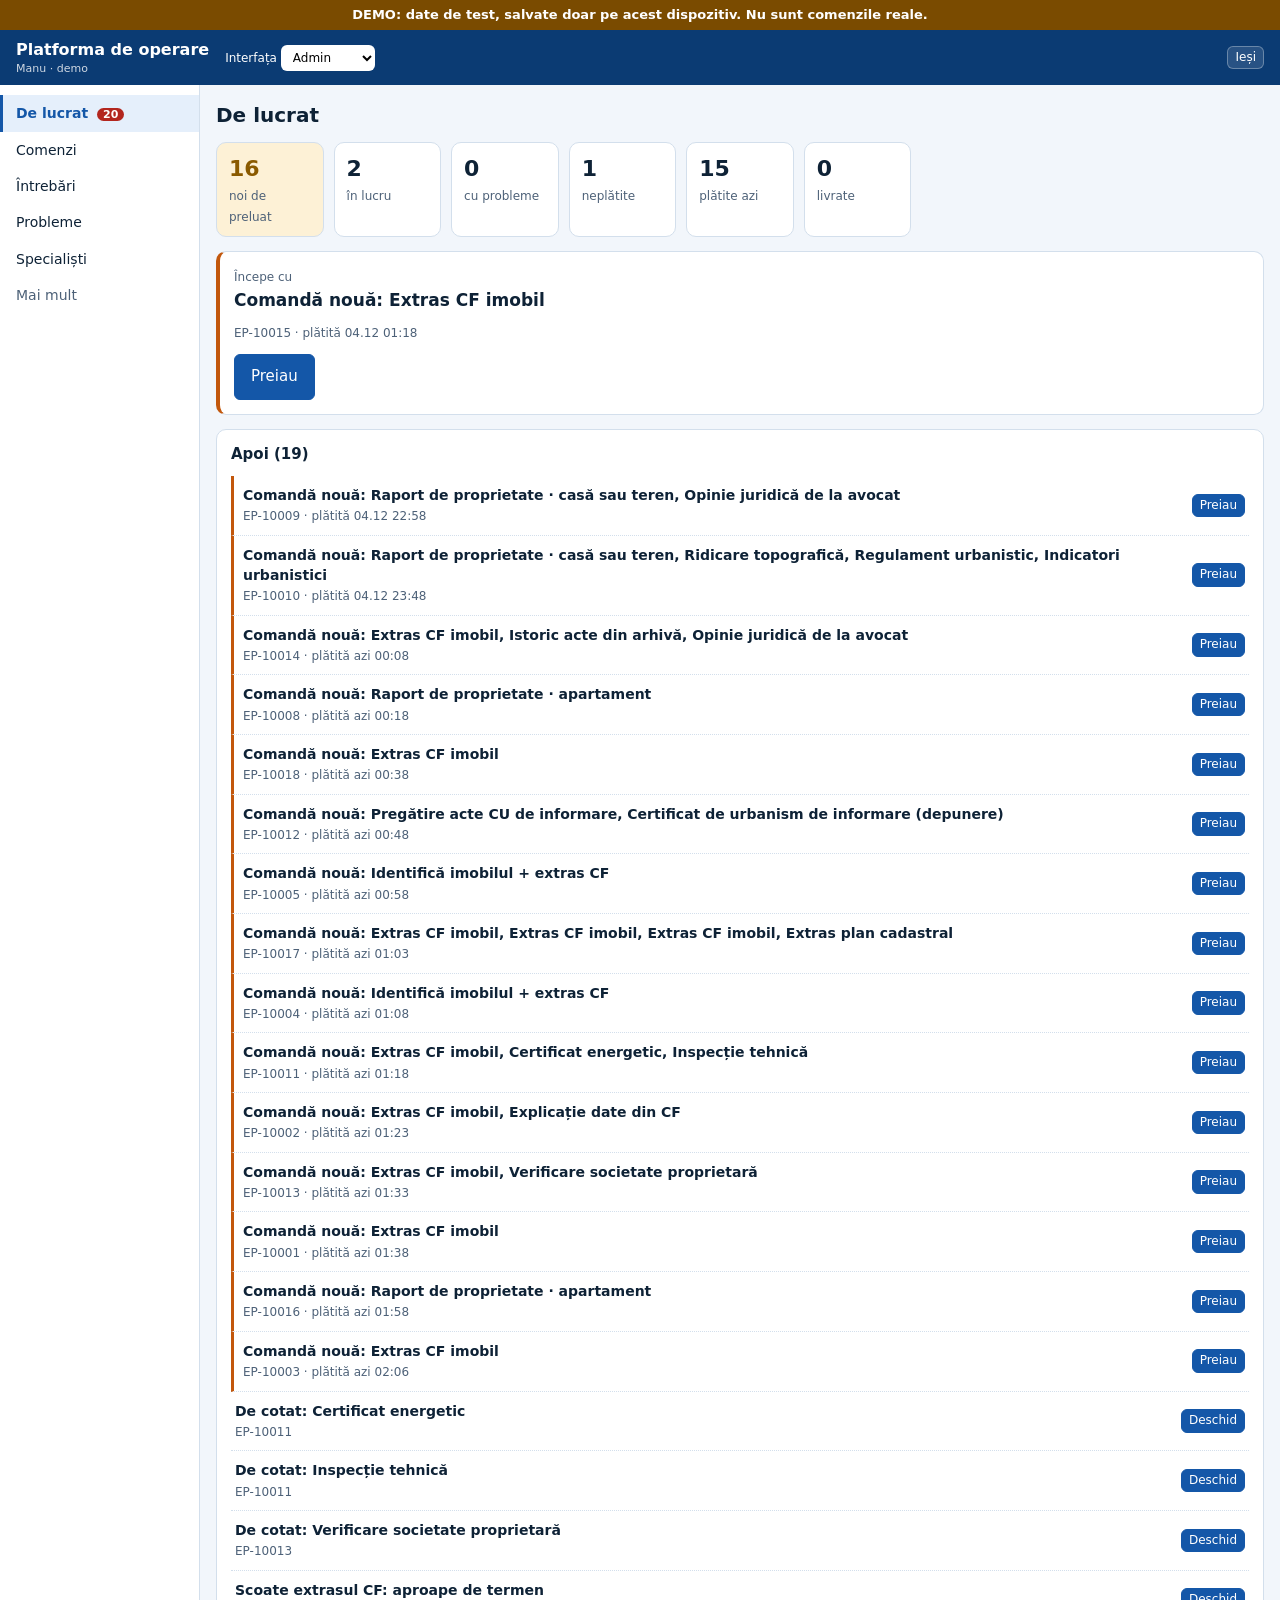
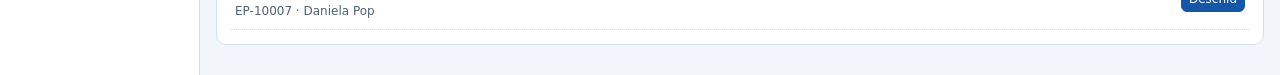
<file: demo/index.html>
<!doctype html>
<html lang="ro">
<head>
<meta charset="utf-8">
<meta name="robots" content="noindex,nofollow">
<meta name="viewport" content="width=device-width,initial-scale=1,viewport-fit=cover">
<title>DD Operare</title>
<meta name="description" content="Platforma de operare: comenzi, pași de lucru și documente pentru specialiști și echipă.">
<meta name="theme-color" content="#0B3B73">
<meta name="mobile-web-app-capable" content="yes">
<meta name="apple-mobile-web-app-capable" content="yes">
<link rel="icon" href="icon-192.png">
<link rel="apple-touch-icon" href="icon-192.png">
<link rel="stylesheet" href="styles.css?v=20261105a">
</head>
<body>
<div style="background:#7A4B00;color:#fff;font:600 13px/1.4 system-ui;padding:6px 12px;text-align:center">DEMO: date de test, salvate doar pe acest dispozitiv. Nu sunt comenzile reale.</div>
<div id="app">Se încarcă…</div>
<script src="data.js?v=20261105c"></script>
<script src="engine.js?v=20261105c"></script>
<script src="prelucrare.js?v=20261019u"></script>
<script src="contracte.js?v=20261019u"></script>
<script src="acte.js?v=20261019u"></script>
<script src="sync.js?v=20261105a"></script>
<script src="plan.js?v=20261019u"></script>
<script src="views.js?v=20261105a"></script>
<script src="app.js?v=20261105a"></script>
<script src="dosare.js?v=20261023a"></script>
<script src="plan_operare.js?v=20261105a"></script>
<script src="operator.js?v=20261105c"></script>
<script src="cititor.js?v=20261105a"></script>
</body>
</html>
</file>
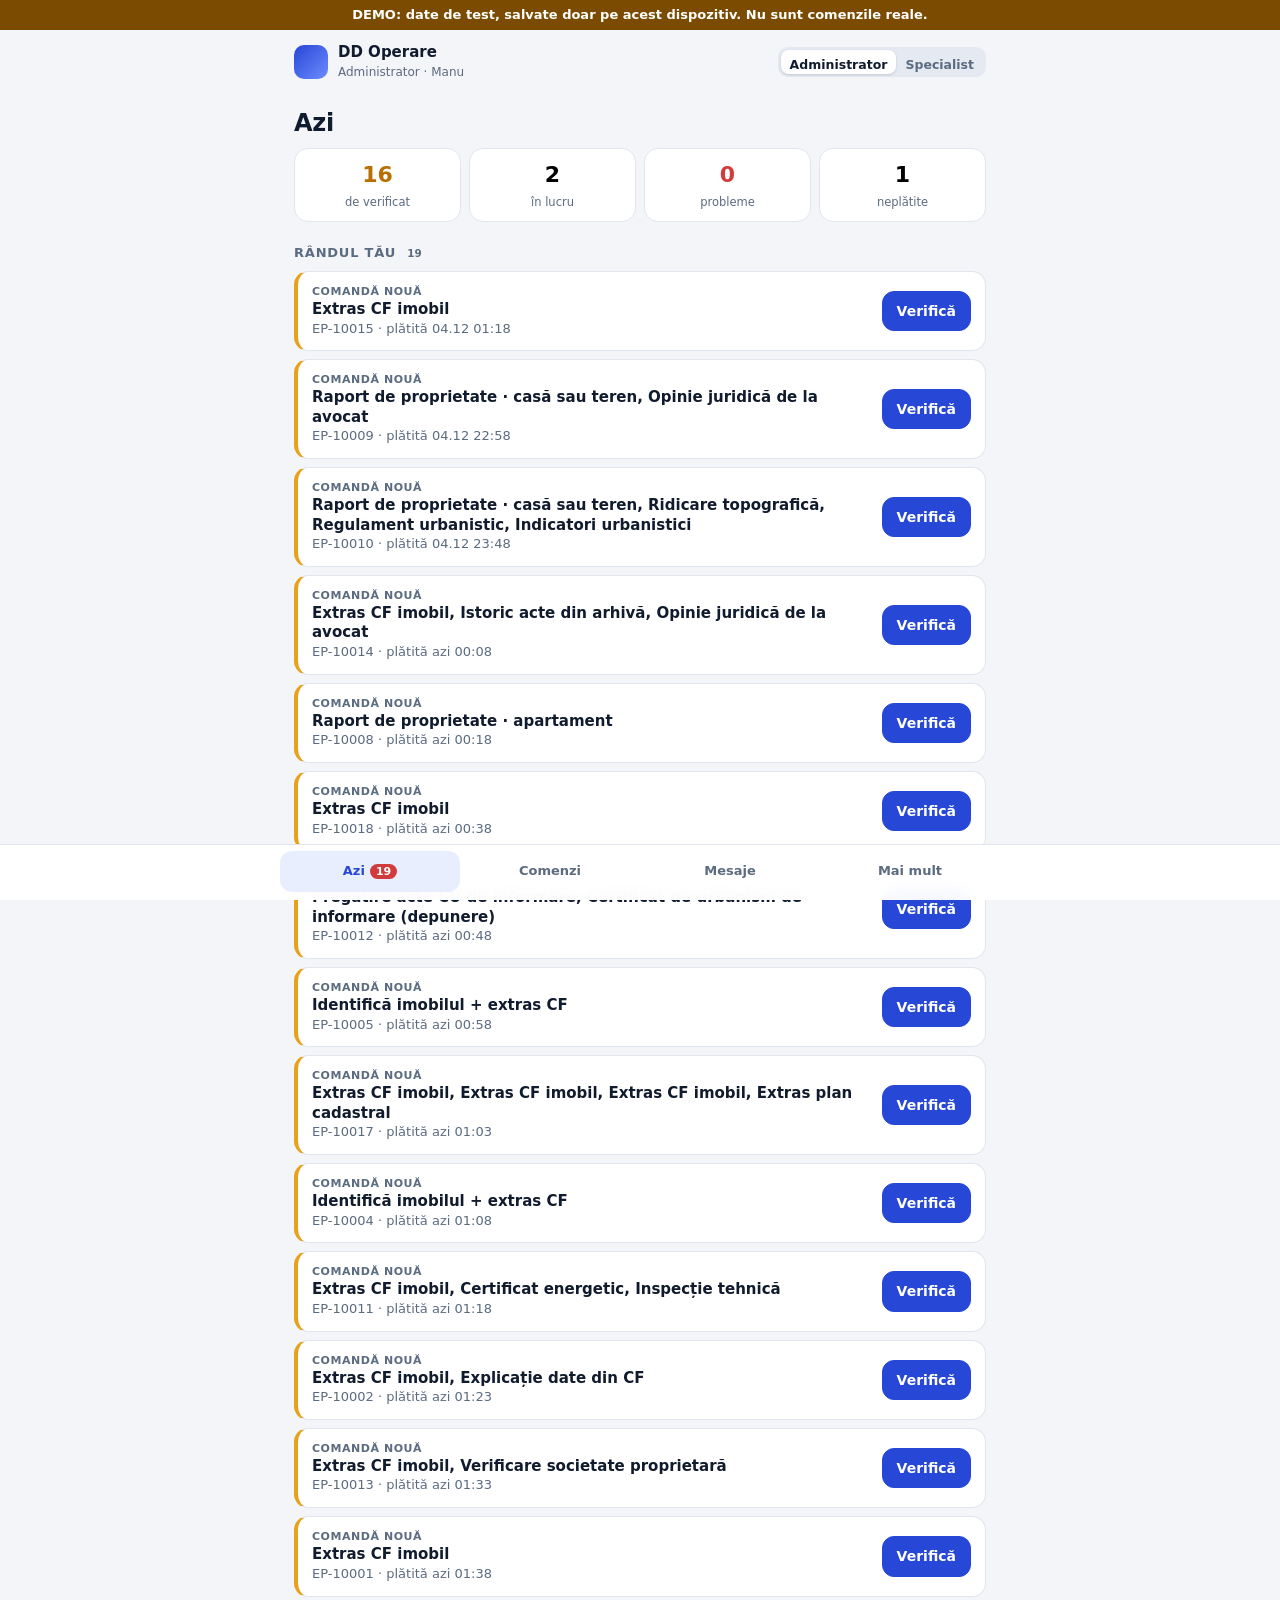
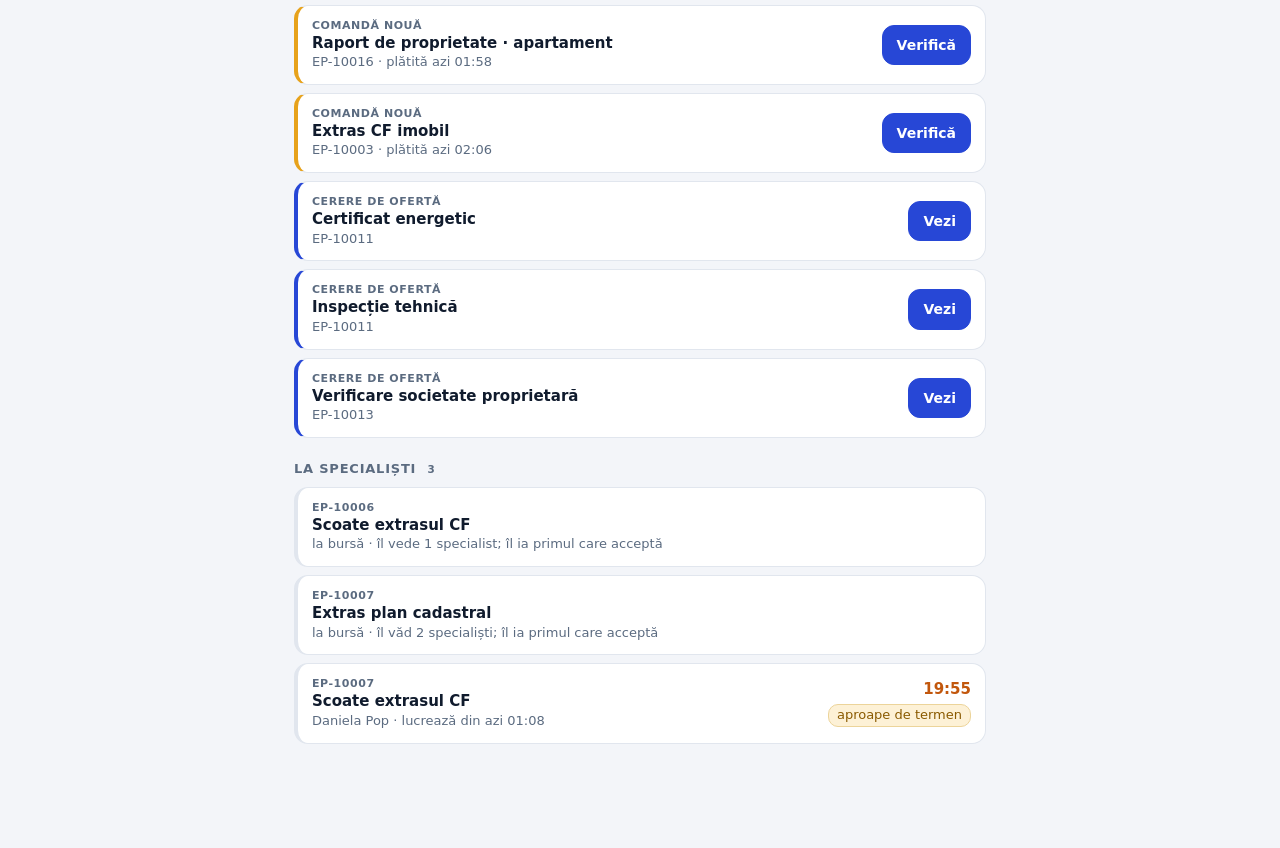
<file: demo/simplu.html>
<!doctype html>
<html lang="ro">
<head>
<meta charset="utf-8">
<meta name="robots" content="noindex,nofollow">
<meta name="viewport" content="width=device-width,initial-scale=1,viewport-fit=cover">
<title>DD Operare</title>
<meta name="description" content="Platforma de operare: comenzi, pași de lucru și documente pentru specialiști și echipă.">
<meta name="theme-color" content="#0B3B73">
<meta name="mobile-web-app-capable" content="yes">
<meta name="apple-mobile-web-app-capable" content="yes">
<link rel="icon" href="icon-192.png">
<link rel="apple-touch-icon" href="icon-192.png">
<link rel="stylesheet" href="styles.css?v=20261105a">
<link rel="stylesheet" href="simplu.css?v=20261105c">
</head>
<body>
<div style="background:#7A4B00;color:#fff;font:600 13px/1.4 system-ui;padding:6px 12px;text-align:center">DEMO: date de test, salvate doar pe acest dispozitiv. Nu sunt comenzile reale.</div>
<div id="app">Se încarcă…</div>
<script src="data.js?v=20261105c"></script>
<script src="engine.js?v=20261105c"></script>
<script src="prelucrare.js?v=20261019u"></script>
<script src="contracte.js?v=20261019u"></script>
<script src="acte.js?v=20261019u"></script>
<script src="sync.js?v=20261105a"></script>
<script src="plan.js?v=20261019u"></script>
<script src="views.js?v=20261105a"></script>
<script src="app.js?v=20261105a"></script>
<script src="dosare.js?v=20261023a"></script>
<script src="plan_operare.js?v=20261105a"></script>
<script src="operator.js?v=20261105c"></script>
<script src="cititor.js?v=20261105a"></script>
<script src="simplu.js?v=20261105c"></script>
</body>
</html>
</file>
<file: demo/styles.css>
:root{--bg:#F2F6FB;--panel:#fff;--fg:#0E2236;--muted:#4D6178;--line:#D3DFEC;--band:#0B3B73;--accent:#1457A8;--soft:#E5EFFB;--ok:#1B7A55;--ok-soft:#E3F4EC;--warn:#8A5A00;--warn-soft:#FDF1D6;--bad:#B3261E;--bad-soft:#FDE8E6;--ora:#C2570C;--sans:'IBM Plex Sans',system-ui,-apple-system,sans-serif}
*{box-sizing:border-box}body{margin:0;background:var(--bg);color:var(--fg);font:14px/1.45 var(--sans);font-variant-numeric:tabular-nums}
h2{margin:0 0 12px;font-size:20px}h3{margin:0;font-size:15px}h4{margin:12px 0 6px;font-size:13px}.mut{color:var(--muted)}.small{font-size:12px}
.top{background:var(--band);color:#fff;display:flex;flex-wrap:wrap;gap:10px 16px;align-items:center;padding:8px 16px;position:sticky;top:0;z-index:20}
.brand b{display:block;font-size:16px}.brand span{font-size:11px;opacity:.8}.rol{font-size:12px}
.top select{padding:5px 8px;border-radius:6px;border:0;font:inherit}
.clk{display:flex;gap:4px;align-items:center;font-size:12px}.clk span{margin-right:4px}.acts{display:flex;gap:6px;margin-left:auto;flex-wrap:wrap}
.body{display:flex;min-height:calc(100vh - 54px)}.side{width:200px;flex:none;background:#fff;border-right:1px solid var(--line);padding:10px 0}
.side a{display:block;padding:8px 16px;color:var(--fg);text-decoration:none}.side a:hover{background:var(--soft)}.side a.on{background:var(--soft);color:var(--accent);font-weight:600;border-left:3px solid var(--accent);padding-left:13px}
.side a i{font-style:normal;background:var(--bad);color:#fff;border-radius:9px;padding:0 6px;font-size:11px;margin-left:4px}
.al{padding:10px 14px;font-size:12px;border-top:1px solid var(--line);margin-top:10px}.al p{margin:4px 0;color:var(--muted)}.al p.nou{color:var(--fg);font-weight:600}
.main{flex:1;padding:16px;min-width:0;max-width:1300px}
.b{border:1px solid var(--line);background:#fff;color:var(--fg);border-radius:6px;padding:6px 10px;font:inherit;cursor:pointer}.b:hover{background:var(--soft)}.b.pri{background:var(--accent);color:#fff;border-color:var(--accent)}.b.pri:hover{background:#0f467f}
.b.war{background:var(--bad-soft);color:var(--bad);border-color:#f0b9b4}.b.mic{padding:2px 7px;font-size:12px}.b:disabled{opacity:.45;cursor:not-allowed}
.top .b{background:rgba(255,255,255,.12);color:#fff;border-color:rgba(255,255,255,.3)}.top .b.pri{background:#fff;color:var(--band)}.top .b.war{background:rgba(255,120,110,.25);color:#fff}
.card{background:var(--panel);border:1px solid var(--line);border-radius:10px;padding:14px;margin:0 0 14px}.card.war{background:var(--warn-soft);color:var(--warn)}
.ch{display:flex;gap:10px;align-items:center;justify-content:space-between;margin-bottom:10px}
.g2{display:grid;grid-template-columns:repeat(auto-fit,minmax(360px,1fr));gap:14px}
.kpis{display:grid;grid-template-columns:repeat(auto-fill,minmax(130px,1fr));gap:10px;margin-bottom:14px}.kpis.sm{grid-template-columns:repeat(auto-fill,minmax(105px,1fr))}
.kpi{background:#fff;border:1px solid var(--line);border-radius:10px;padding:10px 12px}.kpi b{display:block;font-size:22px}.kpi span{font-size:12px;color:var(--muted)}.kpi.rosu{background:var(--bad-soft);border-color:#f0b9b4}.kpi.rosu b{color:var(--bad)}.kpi[data-a]{cursor:pointer}
.chip{display:inline-block;padding:1px 8px;border-radius:10px;font-size:11.5px;white-space:nowrap;border:1px solid var(--line);background:#fff}
.chip.verde{background:var(--ok-soft);color:var(--ok);border-color:#b6dfcc}.chip.galben{background:var(--warn-soft);color:var(--warn);border-color:#ecd49a}.chip.rosu{background:var(--bad-soft);color:var(--bad);border-color:#f0b9b4}.chip.gri{background:#eef2f6;color:var(--muted)}.chip.alb{background:var(--soft);color:var(--accent);border-color:#bcd2ee}
.tw{overflow-x:auto}table.t{width:100%;border-collapse:collapse;background:#fff}table.t th{background:#f6f9fd;text-align:left;font-size:12px;color:var(--muted);padding:6px 8px;border-bottom:1px solid var(--line);white-space:nowrap}table.t td{padding:6px 8px;border-bottom:1px solid #edf2f8;vertical-align:top}
tr.rl{cursor:pointer}tr.rl:hover td{background:var(--soft)}tr.lh td{background:#f6f9fd;padding-top:10px}.gol{text-align:center;color:var(--muted);padding:14px!important}
table.mx td{text-align:center}table.mx td.z{color:#b8c4d2}table.mx td.cescaladat,table.mx td.cblocat{background:var(--bad-soft);cursor:pointer;font-weight:700}table.mx td.catribuit{background:var(--warn-soft);cursor:pointer;font-weight:700}table.mx td.cterminat{background:var(--ok-soft);cursor:pointer}table.mx td.coferit,table.mx td.casteptare{background:var(--soft);cursor:pointer}
.filt{display:flex;flex-wrap:wrap;gap:8px;align-items:center;margin-bottom:10px}.filt select,.filt input,input,select,textarea{font:inherit;padding:5px 7px;border:1px solid var(--line);border-radius:6px;background:#fff}
.btns{display:flex;flex-wrap:wrap;gap:8px;align-items:center;margin:8px 0 14px}.back{cursor:pointer;color:var(--accent);margin-bottom:8px}
.dl{display:grid;grid-template-columns:150px 1fr;gap:6px 10px;margin:0}.dl dt{color:var(--muted)}.dl dd{margin:0}
.frm{display:grid;grid-template-columns:repeat(auto-fill,minmax(210px,1fr));gap:10px}.frm label{display:flex;flex-direction:column;gap:3px;font-size:12px;color:var(--muted)}.frm input,.frm select,.frm textarea{color:var(--fg)}
.inl{display:inline-block;margin:2px 10px 2px 0;font-size:13px}
.tl{list-style:none;padding:0;margin:0;max-height:340px;overflow:auto}.tl li{padding:3px 0;border-bottom:1px dotted var(--line)}.tl time{color:var(--muted);font-size:12px;margin-right:6px}
.flow{width:100%;height:auto;margin-bottom:6px}.flow .nd{cursor:pointer}.flow .nn{font-size:22px;font-weight:700;fill:#0E2236}.flow .nl{font-size:12px;fill:#4D6178}
.tnodes{display:flex;gap:6px;align-items:center;flex-wrap:wrap}.tn{border:1px solid var(--line);border-radius:8px;padding:8px 12px;min-width:120px;cursor:pointer}.tn b{display:block;font-size:20px}.tn span{font-size:12px;color:var(--muted)}.arr{color:var(--muted)}
.seg,.bar3{display:flex;height:30px;border-radius:6px;overflow:hidden;color:#fff;font-size:12px}.seg div,.bar3 div{display:flex;align-items:center;justify-content:center;white-space:nowrap;overflow:hidden;padding:0 6px}
.al2{list-style:none;padding:0;margin:0}.al2 li{padding:6px 10px;border-radius:6px;margin:4px 0;cursor:pointer}.al2 li.rosu{background:var(--bad-soft)}.al2 li.galben{background:var(--warn-soft)}
.ov{position:fixed;inset:0;background:rgba(14,34,54,.5);z-index:50;display:flex;align-items:flex-start;justify-content:center;padding:40px 12px;overflow:auto}.md{background:#fff;border-radius:12px;max-width:760px;width:100%;padding:16px}.mh{display:flex;justify-content:space-between;align-items:center;margin-bottom:10px}.mb label{display:flex;flex-direction:column;gap:3px;margin:6px 0;font-size:12px;color:var(--muted)}
.tpl{white-space:pre-wrap;background:#f6f9fd;padding:10px;border-radius:8px;max-height:50vh;overflow:auto;font-family:inherit}
.toast{position:fixed;bottom:18px;left:50%;transform:translateX(-50%);background:var(--band);color:#fff;padding:10px 16px;border-radius:8px;z-index:60}
.pii{cursor:pointer;color:var(--accent)}.chk{list-style:none;padding:0}.chk li{padding:3px 0}
.map{height:200px;border-radius:8px;border:1px solid var(--line)}.sph{display:flex;gap:10px;align-items:center;margin-bottom:10px}.sph h2{margin:0}
.tm.ok{color:var(--ok)}.tm.warn{color:var(--ora)}.tm.late,.late{color:var(--bad);font-weight:700}.warn{color:var(--ora)}
/* pagina clientului */
.cp{max-width:720px;margin:0 auto;background:#fff;border:1px solid var(--line);border-radius:12px;padding:18px}.cb{background:var(--band);color:#fff;border-radius:8px;padding:8px 12px;font-size:12px;margin-bottom:12px}.cb .mut{color:#BFD5F0}
.trk{display:flex;gap:8px;margin:14px 0}.trk div{flex:1;text-align:center;padding:8px;border-radius:8px;background:#eef2f6;color:var(--muted)}.trk div.on{background:var(--ok-soft);color:var(--ok)}.trk div.cur{background:var(--warn-soft);color:var(--warn)}.trk b{display:block;font-size:16px}
.ln{display:flex;gap:10px;padding:10px 0;border-bottom:1px solid var(--line)}.bif{flex:none;width:28px;height:28px;border-radius:50%;display:flex;align-items:center;justify-content:center;font-weight:700;border:2px solid var(--line);color:var(--muted)}.bif.verde{background:var(--ok);border-color:var(--ok);color:#fff}.bif.galben{background:var(--warn-soft);border-color:#e0b64a;color:var(--warn)}.bif.rosu{background:var(--bad);border-color:var(--bad);color:#fff}.lt{flex:1}
.doc{display:inline-block;margin:4px 8px 0 0;padding:3px 8px;border-radius:6px;background:var(--soft);color:var(--accent);text-decoration:none}
.pbx{background:var(--warn-soft);border:1px solid #ecd49a;border-radius:8px;padding:8px 10px;margin:8px 0}.pbx.ok{background:var(--ok-soft);border-color:#b6dfcc}
@media(max-width:800px){.body{flex-direction:column}.side{width:100%;display:flex;flex-wrap:wrap;border-right:0;border-bottom:1px solid var(--line)}.side a{padding:6px 10px}.al{display:none}.main{padding:10px}}
/* v2: flux simplu, documente cu bifă, stiluri compacte */
.fl{display:flex;gap:6px;align-items:center;flex-wrap:wrap;margin-bottom:10px}.fl i{color:var(--muted);font-style:normal}.fn{border:1px solid var(--line);border-radius:8px;padding:8px 12px;min-width:110px;cursor:pointer;background:#fff}.fn b{display:block;font-size:20px}.fn span{font-size:12px;color:var(--muted)}.fn.verde{background:var(--ok-soft)}.fn.galben{background:var(--warn-soft)}.fn.rosu{background:var(--bad-soft)}.fn.alb{background:var(--soft)}.fn.zero b{color:#b8c4d2}
.fl2{list-style:none;padding:0;margin:0}.fi{display:grid;grid-template-columns:28px 1fr auto;gap:10px;align-items:center;padding:8px 0;border-bottom:1px dotted var(--line)}.bx{width:24px;height:24px;border-radius:6px;border:2px solid var(--line);display:flex;align-items:center;justify-content:center;font-weight:700;color:#fff}.bx.on{background:var(--ok);border-color:var(--ok)}
details.card summary{cursor:pointer;font-weight:600}.top .brand span{display:block}
/* v3: autentificare, mobil (Android), carduri de lucru, timer */
.login{max-width:440px;margin:24px auto;background:#fff;border:1px solid var(--line);border-radius:12px;padding:20px}.login form{display:grid;gap:10px}.login label{display:grid;gap:4px;font-size:13px;color:var(--muted)}.login input{font-size:16px;padding:10px}.login .acc{display:flex;justify-content:space-between;width:100%;margin:6px 0;text-align:left}.login h3{margin:16px 0 4px}.err{color:var(--bad)}
.b.mare{padding:11px 16px;font-size:15px;min-height:44px}.iesi{margin-left:auto}
.sph{display:flex;justify-content:space-between;align-items:flex-start;gap:10px;flex-wrap:wrap}.sw{display:flex;gap:6px;align-items:center;font-size:14px}.lh2{margin:14px 0 8px}
.card.info{background:var(--soft)}.card.nou{background:var(--ok-soft);border-color:#b6dfcc;cursor:pointer}
.tc{background:#fff;border:1px solid var(--line);border-left:4px solid var(--accent);border-radius:10px;padding:12px;margin:0 0 10px}.tc.warn{border-left-color:var(--ora)}.tc.late{border-left-color:var(--bad)}.tch{font-size:15px;margin-bottom:2px}
.tcf{display:flex;justify-content:space-between;align-items:center;margin:8px 0;gap:8px;flex-wrap:wrap}.tcb{display:flex;gap:8px}.tcb .b{flex:1}
.tmr{font-variant-numeric:tabular-nums;color:var(--ok);font-size:18px}.tmr.mic{font-size:13px}.tmr.warn{color:var(--ora)}.tmr.late{color:var(--bad)}
.bigtmr{display:flex;align-items:baseline;gap:10px;margin:4px 0 10px}.bigtmr .tmr{font-size:34px}
.prog{display:flex;gap:12px;margin:0 0 10px}.prog span{padding:2px 8px;border-radius:10px;background:#eef2f6;color:var(--muted)}.prog span.ok{background:var(--ok-soft);color:var(--ok)}
.fi{grid-template-columns:28px 1fr}.upl{display:flex;gap:8px;align-items:center;flex-wrap:wrap;margin-top:6px}.upl label.b{cursor:pointer}
.chk li{padding:6px 0}.chk input{width:20px;height:20px;vertical-align:middle;margin-right:6px}
@media(max-width:800px){.top{padding:8px 12px}.brand span{font-size:11px}.btns.stick{position:sticky;bottom:0;background:var(--bg);padding:10px 0;margin:0;z-index:5}.btns.stick .b.pri{flex:1 1 100%}.dl{grid-template-columns:90px 1fr}.frm{grid-template-columns:1fr}.frm input,.frm select,.frm textarea{font-size:16px;padding:9px}.side a{flex:1;text-align:center}}
.arh{width:100%;height:auto}.arh .at{font:500 14px var(--sans)}.arh .as{font:400 12px var(--sans)}.arh .al{font:400 12px var(--sans);fill:#4D6178}.arhl li{margin:6px 0}.login hr{border:0;border-top:1px solid var(--line);margin:16px 0}
.arhw{max-width:760px;margin:0 auto}
.login .ok{color:var(--ok)}
.nsec{display:block;padding:12px 16px 4px;font-size:11px;text-transform:uppercase;letter-spacing:.05em;color:var(--muted)}.site{margin-left:auto}.site+.iesi{margin-left:6px}
.chip.portocaliu{background:var(--ora-soft,#FFF0E3);color:#9A3E06;border-color:#F3C29B}.kpi.portocaliu{background:#FFF0E3;border-color:#F3C29B}.kpi.galben{background:var(--warn-soft)}.kpi.gri{background:#eef2f6}
.risc{border-left:4px solid var(--line);padding:8px 12px;margin:0 0 8px;background:#fff;border-radius:0}.risc.rosu{border-left-color:var(--bad)}.risc.portocaliu{border-left-color:var(--ora)}.risc.galben{border-left-color:#E0B64A}.risc .rh{margin-bottom:4px}
@media(max-width:800px){.nsec{display:none}}
.rosu-t{color:var(--rosu,#c2352b);font-weight:600}

/* ---------- Acte de completat: editor + previzualizare A4 + print ---------- */
.actgrid{display:grid;grid-template-columns:repeat(auto-fill,minmax(240px,1fr));gap:12px;margin-bottom:14px}
.actcard h3{margin:0 0 4px;font-size:15px}.actcard p{margin:0 0 10px}
.actbar{display:flex;flex-wrap:wrap;gap:6px;align-items:center;margin-bottom:10px;position:sticky;top:0;z-index:3;background:var(--bg,#f4f7fb);padding:6px 0}
.actbar .sp{flex:1}
.acted{display:grid;grid-template-columns:minmax(280px,380px) 1fr;gap:14px;align-items:start}
@media (max-width:900px){.acted{grid-template-columns:1fr}}
.actform{display:grid;gap:8px;min-width:0}
.actform details.ag{background:#fff;border:1px solid #dde4ee;border-radius:10px;padding:8px 10px}
.actform summary{cursor:pointer;font-weight:600}
.actform .frm{display:grid;grid-template-columns:1fr;gap:6px;margin:8px 0}
.actform label{display:grid;gap:2px;font-size:12px;color:#4b5b70}
.actform input,.actform select{font:inherit;font-size:14px;padding:6px 8px;border:1px solid #cfd8e3;border-radius:6px;min-width:0;width:100%}
.arows{width:100%;border-collapse:collapse}.arows td,.arows th{padding:2px;font-size:12px;text-align:left}.arows input{font-size:13px;padding:4px 6px}
.warnc{background:#fff6dd;border-color:#f0d58a;display:grid;gap:4px}
.actprev{background:#e9edf2;border-radius:10px;padding:14px;overflow:auto;min-width:0}
.actdoc{background:#fff;max-width:210mm;margin:0 auto;padding:18mm 16mm;box-shadow:0 1px 4px rgba(0,0,0,.12);font-family:"Times New Roman",Georgia,serif;font-size:11.5pt;line-height:1.45;color:#111}
.actdoc h1{font-size:15pt;text-align:center;margin:0 0 2pt;text-transform:uppercase;letter-spacing:.02em}
.actdoc .nr{text-align:center;margin:0 0 8pt}
.actdoc h2{font-size:11.5pt;margin:12pt 0 4pt;text-transform:uppercase}
.actdoc p{margin:0 0 5pt;text-align:justify}.actdoc .ind{margin-left:18pt}
.actdoc .nota{font-size:9.5pt;color:#555;font-style:italic;text-align:left}
.actdoc .ta{width:100%;border-collapse:collapse;margin:6pt 0}.actdoc .ta th,.actdoc .ta td{border:1px solid #999;padding:4pt 6pt;text-align:left;font-size:10.5pt}
.actdoc .semn1{margin:10pt 0}.actdoc .semn2{display:flex;justify-content:space-between;gap:24pt;margin:18pt 0 6pt}.actdoc .semn2 div{flex:1}
.actdoc .gol{background:#fff3c4;color:#7a5b00;padding:0 2pt;border-radius:2px}
@media (max-width:600px){.actdoc{padding:8mm 6mm;font-size:10.5pt}.actdoc .semn2{flex-direction:column}}
@media print{
  @page{size:A4;margin:15mm}
  body *{visibility:hidden!important}
  #actdoc,#actdoc *{visibility:visible!important}
  #actdoc{position:absolute;left:0;top:0;width:100%;max-width:none;margin:0;padding:0;box-shadow:none}
  #actdoc .gol{background:none;color:#111}
  #actdoc h2,#actdoc tr,#actdoc .semn2{break-inside:avoid;page-break-inside:avoid}
}
.sigbox{display:grid;gap:6px;margin:10px 0}
.sigpad{width:100%;height:150px;background:#fff;border:1.5px dashed #9fb0c6;border-radius:8px;touch-action:none;cursor:crosshair}
.chk{display:flex;gap:8px;align-items:flex-start;font-size:14px}.chk input{margin-top:3px;width:18px;height:18px;flex:none}
.actdoc .semimg{height:56px;display:block}.actdoc .semjur{font-size:8.5pt;color:#555}
.actdoc .jur td{font-size:9pt}.actdoc .jur .h{word-break:break-all;font-family:monospace;font-size:8pt}
.card.ok{background:#e6f5ec;border-color:#a8dcbc}

/* 1.2.0 · fluxul comenzii, „De lucrat”, cititorul de documente */
.awbw{background:#fff;border:1px solid var(--line);border-radius:10px;padding:14px;margin:0 0 14px}
.awb{list-style:none;display:flex;margin:0;padding:0;overflow-x:auto}
.awb li{flex:1 1 0;min-width:96px;position:relative;text-align:center;padding:0 6px 4px;cursor:pointer;display:flex;flex-direction:column;align-items:center;gap:3px;font-size:12px;line-height:1.25}
.awb li:not(:last-child)::after{content:"";position:absolute;top:13px;left:calc(50% + 15px);right:calc(-50% + 15px);height:2px;background:var(--line)}
.awb li.ok:not(:last-child)::after{background:var(--ok)}
.awb b{width:28px;height:28px;flex:none;border-radius:50%;display:flex;align-items:center;justify-content:center;background:#eef2f6;color:var(--muted);font-size:12px;border:2px solid var(--line)}
.awb li.ok b{background:var(--ok);border-color:var(--ok);color:#fff}
.awb li.cur b{background:var(--accent);border-color:var(--accent);color:#fff}
.awb li.pb b{background:var(--bad);border-color:var(--bad);color:#fff}
.awb li.sel span{font-weight:600}.awb li.urm span{color:var(--muted)}
.awb li.sel{background:var(--soft);border-radius:8px;padding-top:4px}
.awb small{color:var(--muted);font-size:11px;min-height:13px}.awb li.aici small{color:var(--accent);font-weight:600}
.awbd{list-style:none;margin:12px 0 0;padding:0;border-top:1px solid var(--line)}
.awbd li{display:flex;flex-wrap:wrap;justify-content:space-between;gap:6px 12px;padding:8px 0;border-bottom:1px dotted var(--line)}.awbd .p2{display:flex;flex-wrap:wrap;gap:6px;align-items:center}
.urmb{display:flex;flex-wrap:wrap;justify-content:space-between;align-items:center;gap:10px;background:var(--soft);border:1px solid var(--line);border-radius:10px;padding:10px 14px;margin:0 0 14px;font-weight:500}
.urmb.rosu{background:var(--bad-soft);border-color:#f0b9b4}
.urmc h3{font-size:17px;margin:2px 0}.urmc.rosu{border-left:4px solid var(--bad)}.urmc.galben{border-left:4px solid var(--ora)}
.coada{list-style:none;margin:0;padding:0}.coada li{display:flex;justify-content:space-between;align-items:center;gap:12px;padding:9px 4px;border-bottom:1px dotted var(--line)}.coada li.rosu{border-left:3px solid var(--bad);padding-left:9px}.coada li.galben{border-left:3px solid var(--ora);padding-left:9px}
.kpi[data-a]{cursor:pointer}.kpi.on{outline:2px solid var(--accent)}.kpi.rosu b{color:var(--bad)}.kpi.galben b{color:var(--warn)}
.fir.nou2{border-left:4px solid var(--ora)}.frm1{display:flex;gap:8px;align-items:flex-start;margin-top:8px}.frm1 textarea{flex:1}
.pop{list-style:none;margin:0;padding:0}.pop li{padding:8px 0;border-bottom:1px dotted var(--line)}.pop label{display:flex;gap:8px;align-items:flex-start;cursor:pointer}.pop li.gata>label>span{color:var(--muted)}.pop2{margin:10px 0 0;padding-left:18px}.pop2 li{margin-bottom:6px}
.docl{display:inline-flex;flex-wrap:wrap;gap:6px;align-items:center}
.vw{position:fixed;inset:0;background:var(--panel);z-index:70;display:flex;flex-direction:column}
.vwh{display:flex;flex-wrap:wrap;justify-content:space-between;align-items:center;gap:8px;padding:8px 12px;background:var(--band);color:#fff}.vwn{min-width:0;overflow-wrap:anywhere}
.vwh .chip{color:var(--fg)}.vwa{display:flex;flex-wrap:wrap;gap:6px}
.vwb{flex:1;min-height:0;display:flex}.vwd,.vwt{flex:1;min-width:0;overflow:auto;padding:12px;background:#E9EEF4}.vwt{background:#fff;border-left:1px solid var(--line)}
.vwb[data-mod=doc] .vwt,.vwb[data-mod=text] .vwd{display:none}.vwb[data-mod=text] .vwt{border-left:0}
.vwd img,.vwd canvas{display:block;max-width:100%;margin:0 auto 10px;background:#fff;box-shadow:0 1px 4px rgba(14,34,54,.2)}.vwf{min-height:320px;margin-bottom:10px}
.vwt pre,.vwd pre{white-space:pre-wrap;overflow-wrap:anywhere;font:14px/1.5 var(--sans);margin:0}.vwgol{text-align:center;padding:40px 16px}
.vwp{background:var(--soft);border-radius:6px;padding:8px 10px;margin-bottom:10px}.vwp.war{background:var(--warn-soft);color:var(--warn)}
#ocrp{position:fixed;right:14px;bottom:14px;z-index:80;background:var(--band);color:#fff;border-radius:20px;padding:7px 14px;font-size:13px;cursor:pointer}
@media (max-width:700px){.awb{flex-direction:column;overflow:visible}.awb li{flex-direction:row;text-align:left;gap:10px;padding:5px 6px;min-width:0}.awb li:not(:last-child)::after{left:19px;right:auto;top:33px;bottom:-5px;width:2px;height:auto}.awb small{margin-left:auto}.vwb{flex-direction:column}.vwt{border-left:0;border-top:1px solid var(--line)}}
.side a.nmai{color:var(--muted)}
@media(max-width:800px){.top{gap:8px}.top .brand span{display:none}.brand b{font-size:14px}.rol{font-size:0;margin-left:auto}.rol select{font-size:13px}.side a{flex:1 1 30%;padding:8px 6px}}
.rez{margin:0 0 12px;line-height:1.4}
.clist{display:grid;gap:8px}.crd{background:#fff;border:1px solid var(--line);border-radius:10px;padding:10px 12px;cursor:pointer;display:grid;gap:4px}.crd:hover{background:var(--soft)}
.crdj{display:flex;flex-wrap:wrap;justify-content:space-between;align-items:center;gap:4px 12px}
.mini{display:inline-flex;gap:3px;vertical-align:middle}.mini i{width:10px;height:10px;border-radius:50%;background:#eef2f6;border:1px solid var(--line)}.mini i.ok{background:var(--ok);border-color:var(--ok)}.mini i.cur{background:var(--accent);border-color:var(--accent)}.mini i.pb{background:var(--bad);border-color:var(--bad)}
</file>
<file: demo/simplu.css>
/* Versiunea simplă (2.0.0): o coloană, ca o aplicație de telefon. Se încarcă după styles.css. */
:root{--s-bg:#F3F5F9;--s-ink:#101B2D;--s-mut:#5B6B80;--s-line:#E1E6EE;--s-brand:#2747D6;--s-brand-soft:#E9EEFF;--s-ok:#14976B;--s-ok-soft:#E2F6EE;--s-warn:#B86E00;--s-warn-soft:#FFF3DC;--s-bad:#D23B3B;--s-bad-soft:#FDEAEA}
body{background:var(--s-bg);color:var(--s-ink)}
.s2{max-width:720px;margin:0 auto;padding:0 14px 96px;min-height:100vh}
.s2 main{padding-top:6px}
.s2 h1{font-size:24px;line-height:1.2;margin:14px 0 10px;letter-spacing:-.01em}
.s2 h2{font-size:13px;text-transform:uppercase;letter-spacing:.06em;color:var(--s-mut);margin:22px 0 8px;font-weight:700}
.s2 h1 i,.s2 h2 i{font-style:normal;font-weight:600;color:var(--s-mut);margin-left:6px;font-size:.8em;letter-spacing:0;text-transform:none}
.s2 .ctr{text-align:center}.s2 .small{font-size:13px}.s2 .mut{color:var(--s-mut)}

/* antet */
.hd{display:flex;align-items:center;justify-content:space-between;gap:10px;padding:12px 0 8px}
.br{display:flex;align-items:center;gap:10px;min-width:0}.br i{width:34px;height:34px;border-radius:10px;background:linear-gradient(135deg,var(--s-brand),#6C8BFF);flex:none}
.br b{display:block;font-size:15px}.br span{display:block;font-size:12px;color:var(--s-mut);white-space:nowrap;overflow:hidden;text-overflow:ellipsis;max-width:42vw}
.seg{display:flex;background:#E4E9F2;border-radius:10px;padding:3px;flex:none}
.seg button{border:0;background:none;font:inherit;font-size:12.5px;font-weight:600;color:var(--s-mut);padding:6px 9px;border-radius:8px;cursor:pointer}
.seg button.on{background:#fff;color:var(--s-ink);box-shadow:0 1px 3px rgba(16,27,45,.15)}
.caa{font-size:13px;color:var(--s-mut);display:flex;align-items:center;gap:8px;margin:2px 0 4px}.caa select{flex:1;padding:8px;border-radius:10px;border:1px solid var(--s-line);font:inherit;background:#fff}

/* bara de jos */
.tb{position:fixed;left:0;right:0;bottom:0;display:flex;justify-content:center;background:rgba(255,255,255,.96);backdrop-filter:blur(8px);border-top:1px solid var(--s-line);padding:6px max(8px,calc(50vw - 360px)) calc(8px + env(safe-area-inset-bottom));z-index:15}
.tb button{flex:1;border:0;background:none;font:inherit;font-size:13px;font-weight:600;color:var(--s-mut);padding:11px 4px;border-radius:12px;cursor:pointer;position:relative}
.tb button.on{color:var(--s-brand);background:var(--s-brand-soft)}
.tb i{font-style:normal;background:var(--s-bad);color:#fff;border-radius:10px;font-size:11px;padding:1px 6px;margin-left:5px}

/* butoane */
.s2 .b{border-radius:12px;border:1px solid var(--s-line);background:#fff;color:var(--s-ink);font-weight:600;padding:9px 14px;cursor:pointer;text-decoration:none;display:inline-flex;align-items:center;justify-content:center}
.s2 .b.pri{background:var(--s-brand);border-color:var(--s-brand);color:#fff}
.s2 .b.mare{width:100%;min-height:50px;font-size:16px;margin-top:10px}
.s2 .b.lnk{border:0;background:none;color:var(--s-brand);min-height:0;font-size:14px;padding:8px}
.s2 .btns{display:flex;flex-wrap:wrap;gap:8px;margin-top:12px}

/* treptele drumului */
.stp{list-style:none;display:flex;margin:14px 0;padding:14px 4px 10px;background:#fff;border:1px solid var(--s-line);border-radius:16px}
.stp li{flex:1 1 0;min-width:0;display:flex;flex-direction:column;align-items:center;gap:4px;position:relative;text-align:center}
.stp li:not(:last-child)::after{content:"";position:absolute;top:15px;left:calc(50% + 18px);right:calc(-50% + 18px);height:3px;border-radius:2px;background:var(--s-line)}
.stp li.ok:not(:last-child)::after{background:var(--s-ok)}
.stp b{width:32px;height:32px;border-radius:50%;display:flex;align-items:center;justify-content:center;font-size:13px;background:#EEF1F6;color:var(--s-mut);border:2px solid var(--s-line)}
.stp li.ok b{background:var(--s-ok);border-color:var(--s-ok);color:#fff}
.stp li.act b{background:var(--s-brand);border-color:var(--s-brand);color:#fff;box-shadow:0 0 0 5px var(--s-brand-soft)}
.stp li.pb b{background:var(--s-bad);border-color:var(--s-bad);color:#fff;box-shadow:0 0 0 5px var(--s-bad-soft)}
.stp span{font-size:12px;font-weight:600}.stp li.urm span{color:var(--s-mut);font-weight:500}
.stp small{font-size:10.5px;color:var(--s-mut);min-height:13px;white-space:nowrap}.stp li.aici small{color:var(--s-brand);font-weight:700}
.pct{display:inline-flex;gap:4px;vertical-align:middle}.pct i{width:18px;height:6px;border-radius:3px;background:#DDE3EC}.pct i.ok{background:var(--s-ok)}.pct i.act{background:var(--s-brand)}.pct i.pb{background:var(--s-bad)}
.pctt{font-size:13px;font-weight:600;margin-left:8px}.pctt.rosu{color:var(--s-bad)}

/* cartonașul „Acum” */
.acum{background:var(--s-brand-soft);border-radius:16px;padding:16px;margin:12px 0;display:flex;flex-direction:column;gap:4px}
.acum small{font-size:11px;text-transform:uppercase;letter-spacing:.07em;font-weight:700;color:var(--s-brand)}
.acum>b{font-size:18px;line-height:1.3}.acum>span{font-size:14px;color:var(--s-mut)}
.acum.rosu{background:var(--s-bad-soft)}.acum.rosu small{color:var(--s-bad)}.acum.ok{background:var(--s-ok-soft)}.acum.ok small{color:var(--s-ok)}
.vf{list-style:none;margin:10px 0 2px;padding:0;background:#fff;border-radius:12px}
.vf li{display:flex;gap:10px;align-items:flex-start;padding:10px 12px;border-bottom:1px solid var(--s-line)}.vf li:last-child{border:0}
.vf b{width:22px;height:22px;border-radius:50%;flex:none;display:flex;align-items:center;justify-content:center;font-size:12px;color:#fff;background:var(--s-ok);margin-top:1px}.vf li.nu b{background:var(--s-warn)}
.vf span{display:block;font-weight:600;font-size:14px}.vf small{display:block;font-size:13px;color:var(--s-mut);text-transform:none;letter-spacing:0;font-weight:400}
.als{display:grid;gap:8px;margin-top:10px}.als button{text-align:left;border:1px solid var(--s-line);background:#fff;border-radius:12px;padding:11px 14px;font:inherit;cursor:pointer}.als button b{display:block}.als button span,.als>span{font-size:13px;color:var(--s-mut)}

/* indicatori și rânduri */
.kps{display:grid;grid-template-columns:repeat(4,1fr);gap:8px}
.kp{border:1px solid var(--s-line);background:#fff;border-radius:14px;padding:10px 6px;font:inherit;cursor:pointer;text-align:center}
.kp b{display:block;font-size:22px}.kp span{font-size:11.5px;color:var(--s-mut)}.kp.galben b{color:var(--s-warn)}.kp.rosu b{color:var(--s-bad)}
.rd{display:flex;align-items:center;justify-content:space-between;gap:12px;background:#fff;border:1px solid var(--s-line);border-left:4px solid var(--s-brand);border-radius:14px;padding:12px 14px;margin-bottom:8px}
.rd.galben{border-left-color:#E7A21B}.rd.rosu{border-left-color:var(--s-bad)}.rd.lin{border-left-color:var(--s-line);cursor:pointer}
.rd>div:first-child{min-width:0}.rd small{display:block;font-size:11px;text-transform:uppercase;letter-spacing:.05em;color:var(--s-mut);font-weight:700}
.rd b{display:block;font-size:15px;line-height:1.3}.rd span{display:block;font-size:13px;color:var(--s-mut)}
.rd .b{flex:none}.dr{display:flex;flex-direction:column;align-items:flex-end;gap:4px;flex:none;font-size:13px}
.gol2{background:#fff;border:1px dashed var(--s-line);border-radius:14px;padding:18px;text-align:center}.gol2 b{display:block}.gol2 span{font-size:13px;color:var(--s-mut)}

/* comenzi */
.caut{width:100%;padding:12px 14px;border-radius:12px;border:1px solid var(--s-line);font:inherit;font-size:16px;background:#fff}
.chs{display:flex;gap:6px;overflow-x:auto;padding:10px 0;scrollbar-width:none}.chs::-webkit-scrollbar{display:none}
.chs button,.chs select{flex:none;border:1px solid var(--s-line);background:#fff;border-radius:999px;padding:7px 13px;font:inherit;font-size:13px;font-weight:600;color:var(--s-mut);cursor:pointer}
.chs button.on{background:var(--s-ink);border-color:var(--s-ink);color:#fff}
.oc{background:#fff;border:1px solid var(--s-line);border-radius:16px;padding:14px;margin-bottom:10px;cursor:pointer;display:grid;gap:4px}
.oc1{display:flex;align-items:center;gap:8px}.oc1 b{font-size:16px}.oc1 span:last-child{margin-left:auto;font-size:12px;color:var(--s-mut)}
.oc2{font-weight:600;font-size:14.5px;line-height:1.35}.oc3{font-size:13px;color:var(--s-mut)}
.oc4{display:flex;align-items:center;margin-top:6px}.suma{margin-left:auto;font-weight:700;font-size:14px}

/* pagina comenzii și a pasului */
.inap{display:inline-block;margin-top:8px;color:var(--s-brand);text-decoration:none;font-weight:600;font-size:14px}
.tit{display:flex;align-items:center;gap:8px}.tit h1{margin:8px 0 4px}
.sub{margin:0;color:var(--s-mut);font-size:14px;line-height:1.45}.sub b{color:var(--s-ink)}
.ps{display:flex;align-items:center;justify-content:space-between;gap:10px;background:#fff;border:1px solid var(--s-line);border-radius:12px;padding:11px 14px;margin-bottom:6px;cursor:pointer}
.ps b{display:block;font-size:14.5px}.ps span{font-size:13px;color:var(--s-mut)}
.s2 .cd{background:#fff;border:1px solid var(--s-line);border-radius:14px;padding:12px 14px;margin-bottom:8px}
.s2 details.cd summary{cursor:pointer;font-weight:600}
.dc{padding:8px 0;border-bottom:1px solid var(--s-line)}.dc:last-child{border:0}.dc small{display:block;font-size:12px;color:var(--s-mut)}
.dts{padding:8px 0;border-bottom:1px solid var(--s-line)}.dts small{font-size:12px;color:var(--s-mut);font-weight:600}
.dts dl{display:grid;grid-template-columns:minmax(110px,40%) 1fr;gap:3px 10px;margin:6px 0 0;font-size:14px}.dts dt{color:var(--s-mut)}.dts dd{margin:0;font-weight:600}
.opt{display:flex;align-items:center;justify-content:space-between;gap:10px;padding-top:10px}.opt small{display:block;font-size:13px;color:var(--s-mut)}
.ms{background:var(--s-bg);border-radius:12px;padding:8px 12px;margin:6px 0;font-size:14px}.ms.cl{background:var(--s-warn-soft)}.ms small{display:block;font-size:11px;color:var(--s-mut)}
.s2 .tl{list-style:none;margin:8px 0 0;padding:0;font-size:13px}.s2 .tl li{padding:5px 0;border-bottom:1px dotted var(--s-line)}.s2 .tl time{color:var(--s-mut);margin-right:6px}

/* formularul pasului */
.fb{background:#fff;border:1px solid var(--s-line);border-radius:16px;padding:14px;margin-bottom:10px}
.fh{display:flex;align-items:center;gap:10px;margin-bottom:8px}.fh h3{margin:0;font-size:16px}.fh span{margin-left:auto;font-size:12.5px;color:var(--s-mut)}
.fh b{width:26px;height:26px;border-radius:50%;background:var(--s-brand-soft);color:var(--s-brand);display:flex;align-items:center;justify-content:center;font-size:13px;flex:none}.fh b.ok{background:var(--s-ok);color:#fff}
.ck{display:flex;gap:12px;align-items:flex-start;padding:11px 0;border-top:1px solid var(--s-line);font-size:15px;line-height:1.35;cursor:pointer}
.ck input{width:22px;height:22px;flex:none;margin:0;accent-color:var(--s-ok)}
.cps{display:grid;gap:10px}@media(min-width:560px){.cps{grid-template-columns:1fr 1fr}}
.cp{display:grid;gap:4px;font-size:13px;color:var(--s-mut);font-weight:600}
.cp input,.cp select,.cp textarea{font:inherit;font-size:16px;font-weight:400;color:var(--s-ink);padding:10px 12px;border:1px solid var(--s-line);border-radius:10px;background:#fff;width:100%}
.cp input:disabled,.cp select:disabled,.cp textarea:disabled{background:var(--s-bg);color:var(--s-ink);opacity:1}
.fs{padding:10px 0;border-top:1px solid var(--s-line)}.fsl{margin:6px 0;font-size:14px}.fsb{display:flex;flex-wrap:wrap;gap:8px;align-items:center;margin-top:6px}
.bar{position:sticky;bottom:72px;background:linear-gradient(transparent,var(--s-bg) 22%);padding:14px 0 4px;z-index:5}.bar .b.mare{margin-top:6px}

/* specialist */
.spc{display:flex;align-items:center;justify-content:space-between;gap:10px;background:#fff;border:1px solid var(--s-line);border-radius:16px;padding:12px 14px;margin-top:6px}
.spc b{display:block}.spc span{font-size:13px;color:var(--s-mut)}.tura{display:flex;align-items:center;gap:8px;font-size:13px;font-weight:600}.tura input{width:20px;height:20px;accent-color:var(--s-ok)}
.of{background:#fff;border:1px solid var(--s-line);border-radius:16px;padding:16px;margin-bottom:10px;display:grid;gap:3px}
.of>small{font-size:11px;text-transform:uppercase;letter-spacing:.05em;color:var(--s-mut);font-weight:700}.of>b{font-size:18px}.of>span{font-size:14px;color:var(--s-mut)}
.of2{display:grid;grid-template-columns:1fr 1fr;gap:10px;margin-top:10px}.of2 div{background:var(--s-bg);border-radius:12px;padding:10px 12px}.of2 small{display:block;font-size:11.5px;color:var(--s-mut)}.of2 b{font-size:17px}
.s2 .of2.cd{background:none;border:0;padding:0}.s2 .of2.cd div{background:#fff;border:1px solid var(--s-line)}
.cine{list-style:none;margin:0;padding:0;background:#fff;border:1px solid var(--s-line);border-radius:16px}
.cine li{display:flex;gap:12px;padding:12px 14px;border-bottom:1px solid var(--s-line)}.cine li:last-child{border:0}
.cine b{width:26px;height:26px;border-radius:50%;background:var(--s-brand-soft);color:var(--s-brand);display:flex;align-items:center;justify-content:center;font-size:13px;flex:none}
.cine span{display:block;font-weight:600}.cine small{font-size:13px;color:var(--s-mut)}
.s2 .login{margin-top:40px;border-radius:16px}
/* ce s-a comandat */
.cmd{background:#fff;border:1px solid var(--s-line);border-radius:16px;padding:14px;margin:12px 0}
.cmdh{display:flex;justify-content:space-between;align-items:baseline;margin-bottom:10px}.cmdh span{font-size:13px;color:var(--s-mut)}
.els{display:flex;flex-wrap:wrap;gap:6px}
.el{font-size:13px;font-weight:600;padding:6px 10px;border-radius:999px;border:1px solid var(--s-line);line-height:1.2}
.el.ok{background:var(--s-ok);border-color:var(--s-ok);color:#fff}.el.luc{background:var(--s-brand-soft);border-color:var(--s-brand);color:var(--s-brand)}.el.cer{background:var(--s-warn-soft);border-color:#E7A21B;color:var(--s-warn)}
.el.nu{color:#A3AEBD;font-weight:500;background:#F7F8FB;border-color:#EDF0F5}
.leg{display:flex;flex-wrap:wrap;gap:4px 6px;align-items:center;margin-top:10px;font-size:12px;color:var(--s-mut)}.leg i{width:10px;height:10px;border-radius:50%;margin-left:8px}.leg i:first-child{margin-left:0}.leg i.ok{background:var(--s-ok)}.leg i.luc{background:var(--s-brand)}.leg i.nu{background:#DDE3EC}
.rd.verde{border-left-color:var(--s-ok)}
.rd.nou{animation:nou 1.1s ease-in-out infinite}@keyframes nou{50%{background:var(--s-ok-soft);box-shadow:0 0 0 3px var(--s-ok-soft)}}
@media(prefers-reduced-motion:reduce){.rd.nou{animation:none;background:var(--s-ok-soft)}}
.acum .vf .dc{padding:10px 12px}
/* Mai mult: plăci, conturi, registru, opis */
.tiles{display:grid;grid-template-columns:repeat(3,1fr);gap:8px}
.tiles button{border:1px solid var(--s-line);background:#fff;border-radius:14px;padding:12px 10px;font:inherit;text-align:left;cursor:pointer}
.tiles b{display:block;font-size:14px;line-height:1.25}.tiles span{font-size:12px;color:var(--s-mut)}
.ct{background:#fff;border:1px solid var(--s-line);border-radius:14px;padding:12px 14px;margin-bottom:8px}
.ct1{display:flex;flex-wrap:wrap;align-items:center;gap:6px 8px}
.ctd{display:grid;grid-template-columns:110px 1fr;gap:3px 10px;margin:8px 0 0;font-size:13.5px}.ctd dt{color:var(--s-mut)}.ctd dd{margin:0}
.s2 .rosu{color:var(--s-bad)}.s2 .bine{color:var(--s-ok)}
.s2 .b.mic{padding:6px 10px;font-size:13px;border-radius:10px}
.opis{width:100%;border-collapse:collapse;font-size:14px}.opis th{text-align:left;font-size:11px;text-transform:uppercase;letter-spacing:.05em;color:var(--s-mut);padding:4px 6px}
.opis td{padding:9px 6px;border-top:1px solid var(--s-line);vertical-align:top}.opis .nr{font-weight:700;white-space:nowrap}.opis a{color:var(--s-brand);font-weight:600;text-decoration:none}
</file>
